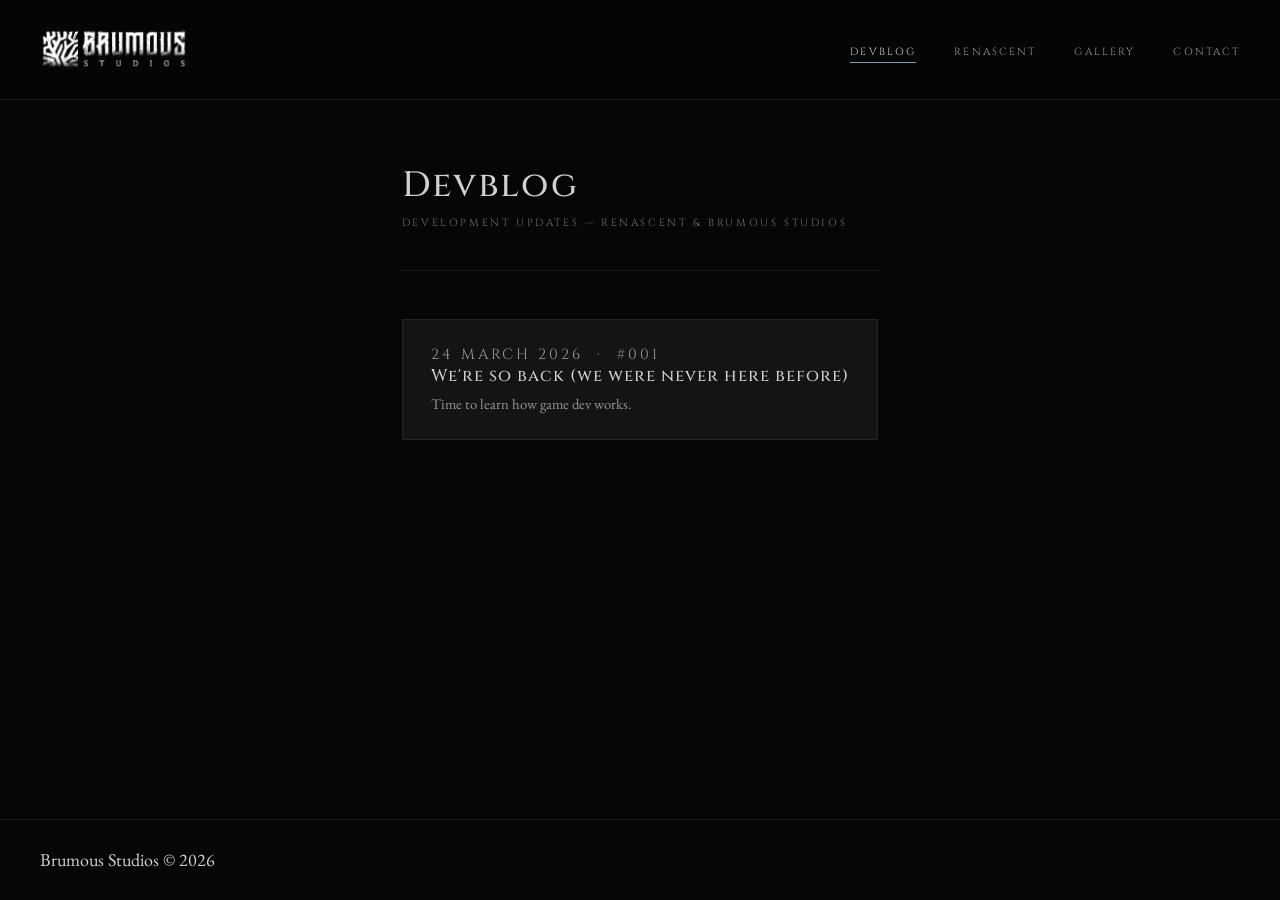
<file: blog.html>
<!DOCTYPE html>
<html lang="en">
<head>
  <meta charset="UTF-8" />
  <meta name="viewport" content="width=device-width, initial-scale=1.0" />
  <meta name="description" content="Devblog — Brumous Studios" />
  <meta property="og:url" content="brumous.fi/blog" />
  <meta property="og:type" content="website" />
  <meta name="title" property="og:title" content="Brumous Studios - Devblog" />
  <meta name="image" property="og:image" content="https://brumous.fi/linkpreview.png"/>
  <meta property="og:image:type" content="image/png">
  <meta property="og:image:width" content="1024">
  <meta property="og:image:height" content="1024">
  <meta name="twitter:card" content="Devblog — Brumous Studios" />
  <meta name="twitter:site" description="@BrumousStudios" />
  <meta name="twitter:title" content="Brumous Studios - Devblog" />
  <meta name="twitter:description" content="Devblog — Brumous Studios" />
  <meta name="twitter:image:src" content="https://brumous.fi/linkpreview.png">
  <meta name="twitter:domain" content="brumous.fi/blog">
  <title>Devblog- Brumous Studios</title>
  <link rel="stylesheet" href="style.css" />
  <link rel="icon" type="image/x-icon" href="favicon.ico?" />
</head>
<body>

  <nav class="nav">
    <a href="https://brumous.fi" class="nav-logo">
      <img src="img/logo_horizontal.png" alt="Brumous Studios" />
      <!--<div class="nav-logo-text">
        Brumous
        <span>Studios</span>
      </div>-->
    </a>
    <button class="nav-toggle" aria-label="Toggle menu"
      onclick="this.nextElementSibling.classList.toggle('open')">
      <span></span><span></span><span></span>
    </button>
    <ul class="nav-links">
      <li><a href="blog" class="active">Devblog</a></li>
      <li><a href="renascent">Renascent</a></li>
      <li><a href="gallery">Gallery</a></li>
      <li><a href="contact">Contact</a></li>
    </ul>
  </nav>

  <main class="page">
    <header class="page-header">
      <h1>Devblog</h1>
      <p class="subtitle">Development updates — Renascent &amp; Brumous Studios</p>
    </header>

    <!--
      Add new posts at the TOP of this list — newest first.
      Copy one <a class="card"> block, paste above the others, update the details.
    -->

    <div class="card-grid">

      <a href="posts/001-first-post" class="card">
        <p class="card-meta">24 March 2026 &nbsp;·&nbsp; #001</p>
        <h2>We're so back (we were never here before)</h2>
        <p>Time to learn how game dev works.</p>
      </a>

      <!-- Paste new cards above this line -->

    </div>
  </main>

  <footer class="footer">
    Brumous Studios &copy; 2026
  </footer>

</body>
</html>
</file>
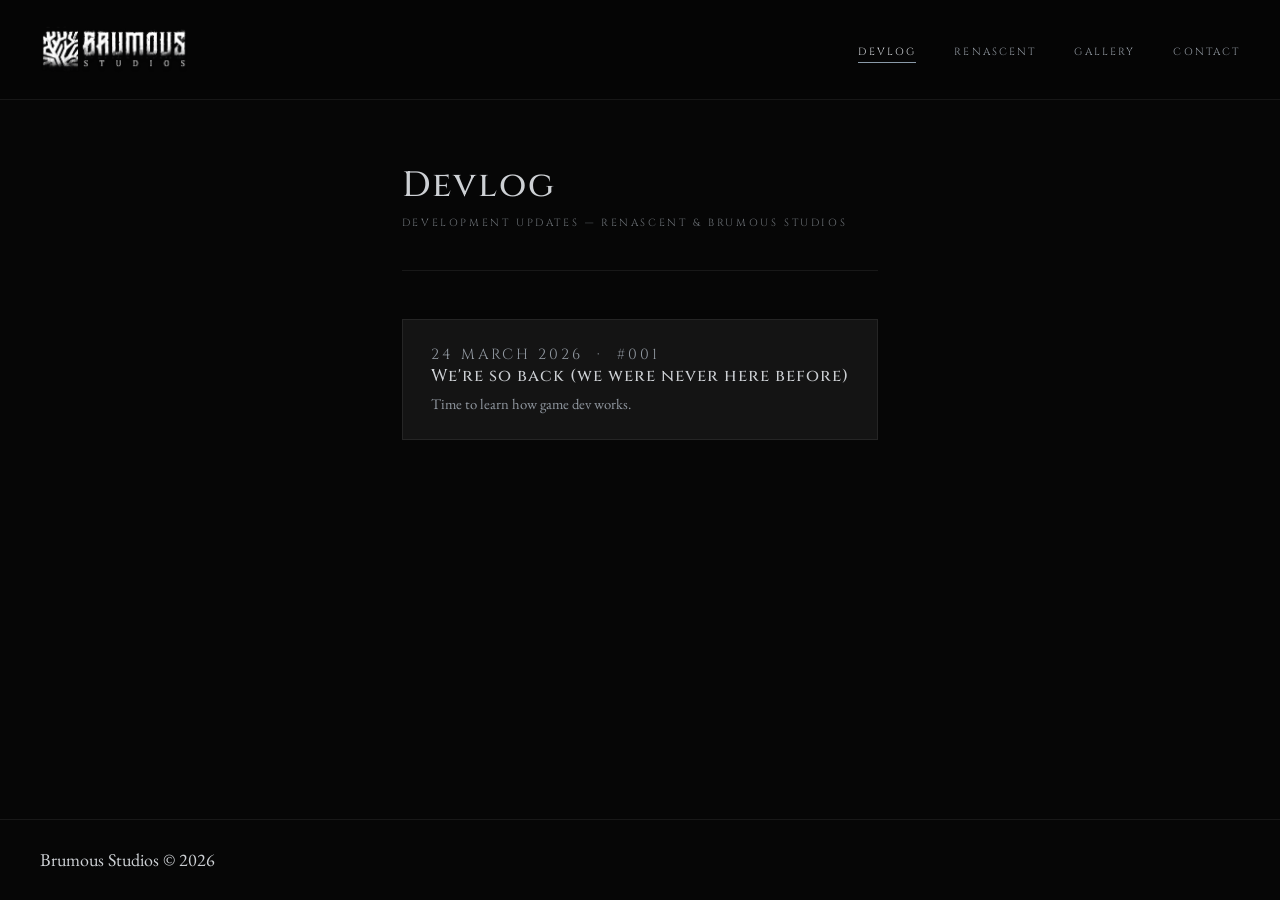
<file: devlog.html>
<!DOCTYPE html>
<html lang="en">
<head>
  <meta charset="UTF-8" />
  <meta name="viewport" content="width=device-width, initial-scale=1.0" />
  <meta name="description" content="Devlog — Brumous Studios" />
  <meta property="og:url" content="brumous.fi/devlog" />
  <meta property="og:type" content="website" />
  <meta name="title" property="og:title" content="Brumous Studios - Devlog" />
  <meta name="image" property="og:image" content="https://brumous.fi/linkpreview.png"/>
  <meta property="og:image:type" content="image/png">
  <meta property="og:image:width" content="1024">
  <meta property="og:image:height" content="1024">
  <meta name="twitter:card" content="Devlog — Brumous Studios" />
  <meta name="twitter:site" description="@BrumousStudios" />
  <meta name="twitter:title" content="Brumous Studios - Devlog" />
  <meta name="twitter:description" content="Devlog — Brumous Studios" />
  <meta name="twitter:image:src" content="https://brumous.fi/linkpreview.png">
  <meta name="twitter:domain" content="brumous.fi/devlog">
  <title>Devblog- Brumous Studios</title>
  <link rel="stylesheet" href="style.css" />
  <link rel="icon" type="image/x-icon" href="favicon.ico?" />
</head>
<body>

  <nav class="nav">
    <a href="https://brumous.fi" class="nav-logo">
      <img src="img/logo_horizontal.png" alt="Brumous Studios" />
      <!--<div class="nav-logo-text">
        Brumous
        <span>Studios</span>
      </div>-->
    </a>
    <button class="nav-toggle" aria-label="Toggle menu"
      onclick="this.nextElementSibling.classList.toggle('open')">
      <span></span><span></span><span></span>
    </button>
    <ul class="nav-links">
      <li><a href="devlog" class="active">Devlog</a></li>
      <li><a href="renascent">Renascent</a></li>
      <li><a href="gallery">Gallery</a></li>
      <li><a href="contact">Contact</a></li>
    </ul>
  </nav>

  <main class="page">
    <header class="page-header">
      <h1>Devlog</h1>
      <p class="subtitle">Development updates — Renascent &amp; Brumous Studios</p>
    </header>

    <!--
      Add new posts at the TOP of this list — newest first.
      Copy one <a class="card"> block, paste above the others, update the details.
    -->

    <div class="card-grid">

      <a href="posts/001-first-post" class="card">
        <p class="card-meta">24 March 2026 &nbsp;·&nbsp; #001</p>
        <h2>We're so back (we were never here before)</h2>
        <p>Time to learn how game dev works.</p>
      </a>

      <!-- Paste new cards above this line -->

    </div>
  </main>

  <footer class="footer">
    Brumous Studios &copy; 2026
  </footer>

</body>
</html>
</file>
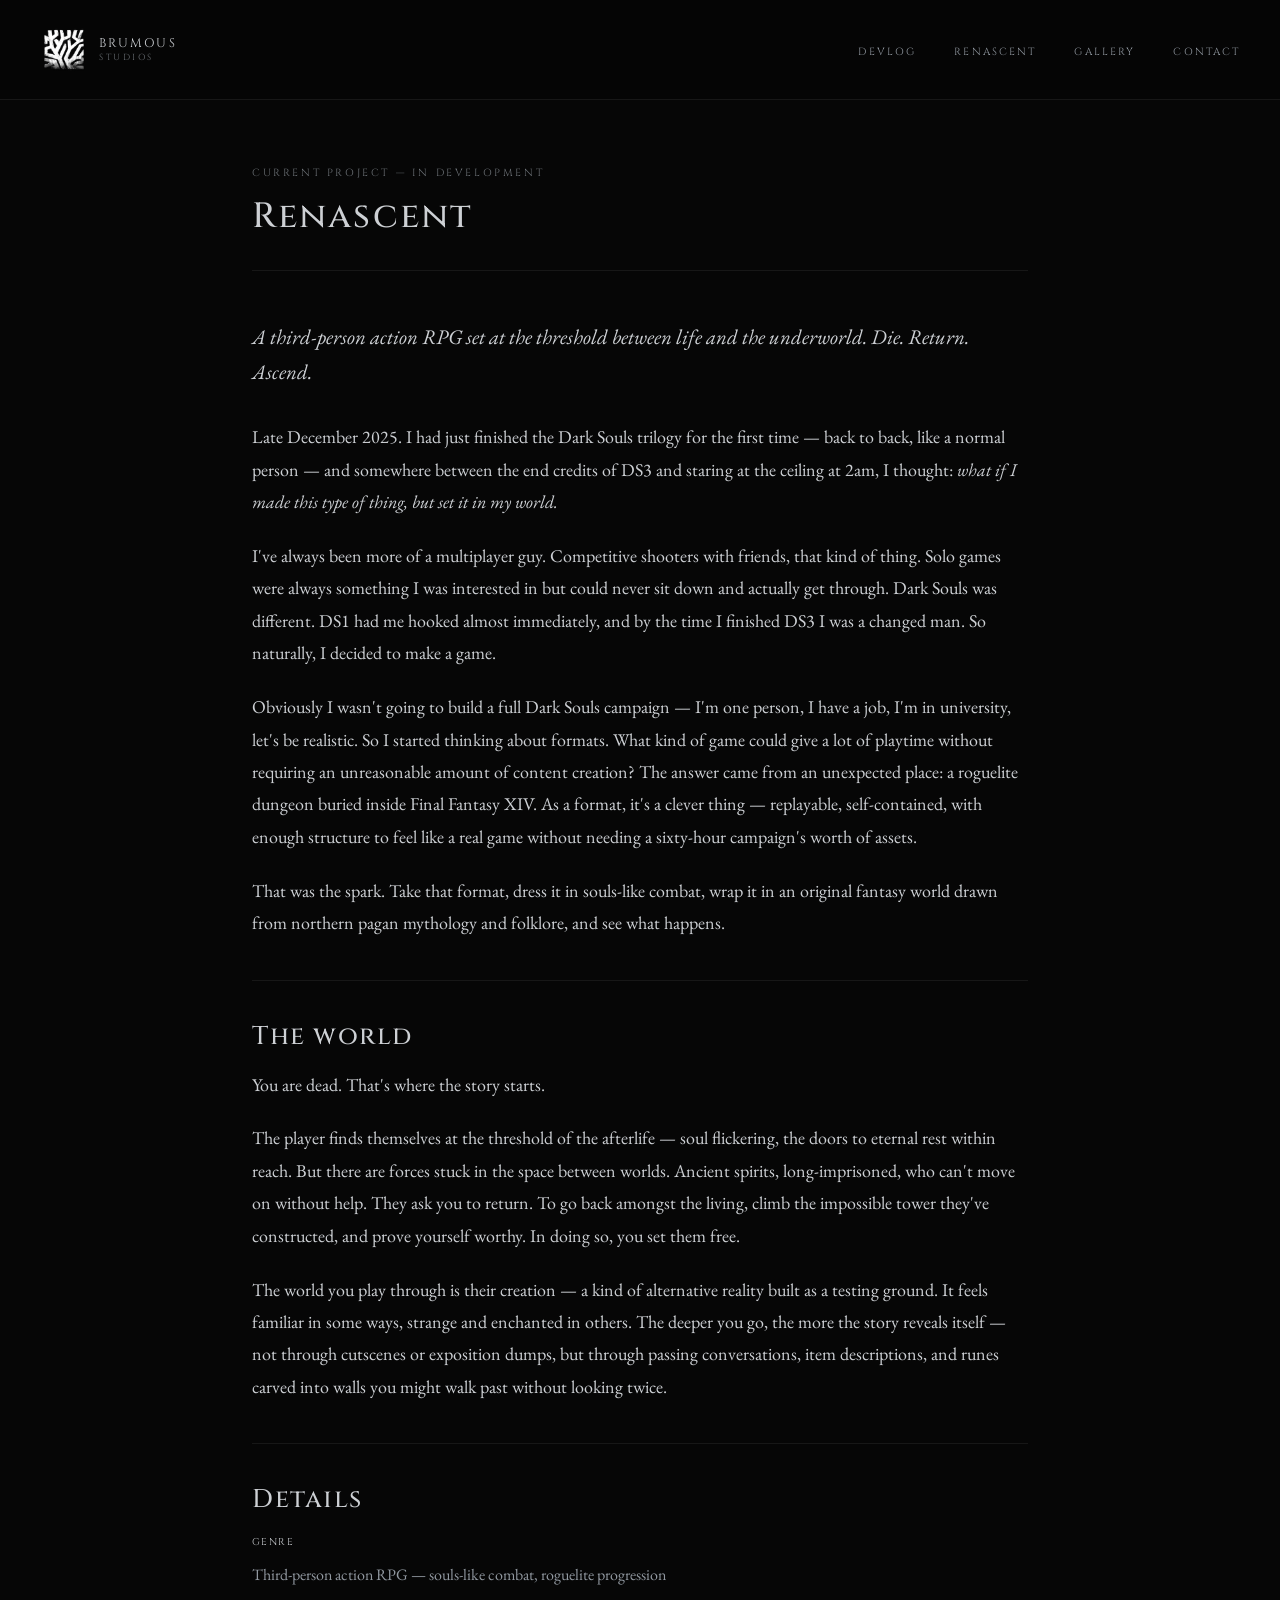
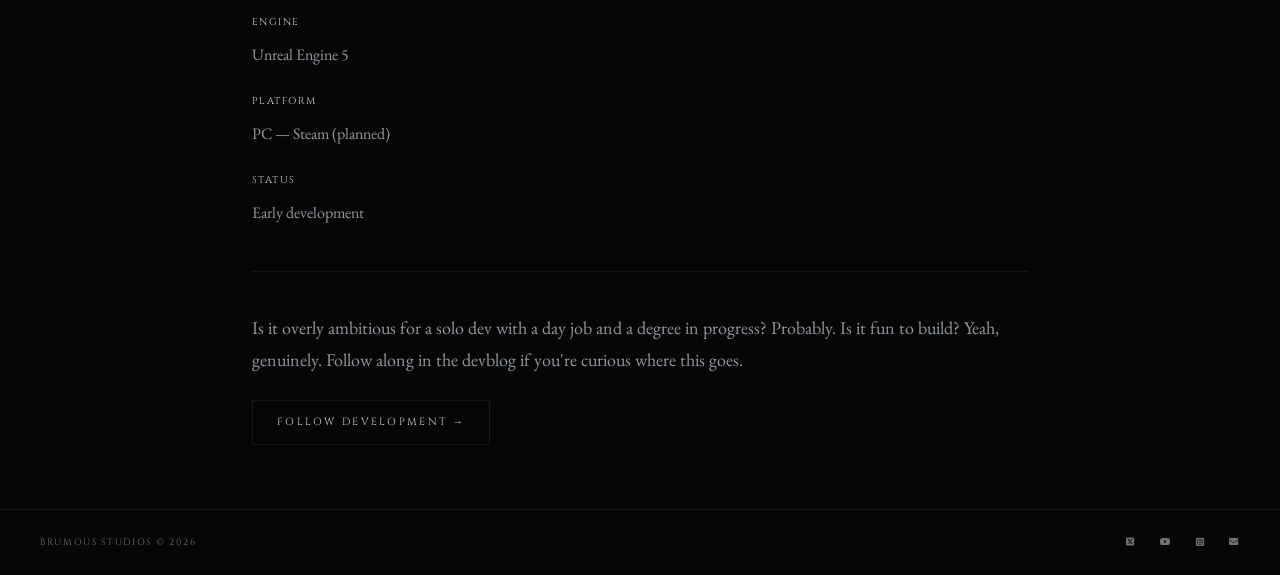
<file: renascenttest .html>
<!DOCTYPE html>
<html lang="en">
<head>
  <meta charset="UTF-8" />
  <meta name="viewport" content="width=device-width, initial-scale=1.0" />
  <meta name="description" content="Renascent — a fantasy action RPG by Brumous Studios." />
  <title>Renascent — Brumous Studios</title>
  <link rel="stylesheet" href="/style.css" />
</head>
<body>

  <div id="nav-placeholder"></div>

  <main class="page">

    <header class="page-header">
      <p class="subtitle">Current project — in development</p>
      <h1>Renascent</h1>
    </header>

    <p class="game-hook">
      A third-person action RPG set at the threshold between life and the
      underworld. Die. Return. Ascend.
    </p>

    <!-- Hook image 1 — uncomment and update src when ready -->
    <!-- <img class="game-image" src="/img/oathwell-concept.jpg" alt="Oathwell concept art" /> -->

    <p>
      Late December 2025. I had just finished the Dark Souls trilogy for the
      first time — back to back, like a normal person — and somewhere between
      the end credits of DS3 and staring at the ceiling at 2am, I thought:
      <em>what if I made this type of thing, but set it in my world.</em>
    </p>

    <p>
      I've always been more of a multiplayer guy. Competitive shooters with
      friends, that kind of thing. Solo games were always something I was
      interested in but could never sit down and actually get through. Dark
      Souls was different. DS1 had me hooked almost immediately, and by the
      time I finished DS3 I was a changed man. So naturally, I decided to
      make a game.
    </p>

    <p>
      Obviously I wasn't going to build a full Dark Souls campaign — I'm one
      person, I have a job, I'm in university, let's be realistic. So I started
      thinking about formats. What kind of game could give a lot of playtime
      without requiring an unreasonable amount of content creation? The answer
      came from an unexpected place: a roguelite dungeon buried inside Final
      Fantasy XIV. As a format, it's a clever thing — replayable,
      self-contained, with enough structure to feel like a real game without
      needing a sixty-hour campaign's worth of assets.
    </p>

    <p>
      That was the spark. Take that format, dress it in souls-like combat,
      wrap it in an original fantasy world drawn from northern pagan mythology
      and folklore, and see what happens.
    </p>

    <hr />

    <h2>The world</h2>

    <p>
      You are dead. That's where the story starts.
    </p>

    <p>
      The player finds themselves at the threshold of the afterlife — soul
      flickering, the doors to eternal rest within reach. But there are forces
      stuck in the space between worlds. Ancient spirits, long-imprisoned, who
      can't move on without help. They ask you to return. To go back amongst
      the living, climb the impossible tower they've constructed, and prove
      yourself worthy. In doing so, you set them free.
    </p>

    <p>
      The world you play through is their creation — a kind of alternative
      reality built as a testing ground. It feels familiar in some ways,
      strange and enchanted in others. The deeper you go, the more the story
      reveals itself — not through cutscenes or exposition dumps, but through
      passing conversations, item descriptions, and runes carved into walls
      you might walk past without looking twice.
    </p>

    <!-- Hook image 2 — uncomment and update src when ready -->
    <!-- <img class="game-image" src="/img/player-character.jpg" alt="Player character" /> -->

    <hr />

    <h2>Details</h2>

    <p style="color: var(--text-secondary); font-size: 1rem; line-height: 2.2;">
      <span style="display:block; font-family: var(--font-display); font-size: 0.62rem;
        letter-spacing: 0.15em; text-transform: uppercase; color: var(--text-primary);
        margin-bottom: 0.2rem;">Genre</span>
      Third-person action RPG — souls-like combat, roguelite progression
    </p>

    <p style="color: var(--text-secondary); font-size: 1rem; line-height: 2.2;">
      <span style="display:block; font-family: var(--font-display); font-size: 0.62rem;
        letter-spacing: 0.15em; text-transform: uppercase; color: var(--text-primary);
        margin-bottom: 0.2rem;">Engine</span>
      Unreal Engine 5
    </p>

    <p style="color: var(--text-secondary); font-size: 1rem; line-height: 2.2;">
      <span style="display:block; font-family: var(--font-display); font-size: 0.62rem;
        letter-spacing: 0.15em; text-transform: uppercase; color: var(--text-primary);
        margin-bottom: 0.2rem;">Platform</span>
      PC — Steam (planned)
    </p>

    <p style="color: var(--text-secondary); font-size: 1rem; line-height: 2.2;">
      <span style="display:block; font-family: var(--font-display); font-size: 0.62rem;
        letter-spacing: 0.15em; text-transform: uppercase; color: var(--text-primary);
        margin-bottom: 0.2rem;">Status</span>
      Early development
    </p>

    <hr />

    <p style="color: var(--text-secondary);">
      Is it overly ambitious for a solo dev with a day job and a degree in
      progress? Probably. Is it fun to build? Yeah, genuinely. Follow along
      in the devblog if you're curious where this goes.
    </p>

    <div style="margin-top: 1.5rem;">
      <a href="/blog/" style="
        display: inline-block;
        font-family: var(--font-display);
        font-size: 0.65rem;
        letter-spacing: 0.22em;
        text-transform: uppercase;
        color: var(--text-primary);
        border: 1px solid var(--border);
        padding: 0.75rem 1.5rem;
        transition: border-color 0.2s, background 0.2s;
        text-decoration: none;
      "
      onmouseover="this.style.borderColor='var(--border-hover)';this.style.background='var(--surface)'"
      onmouseout="this.style.borderColor='var(--border)';this.style.background='transparent'">
        Follow development →
      </a>
    </div>

  </main>

  <div id="footer-placeholder"></div>
  <script src="/js/components.js"></script>

</body>
</html>
</file>
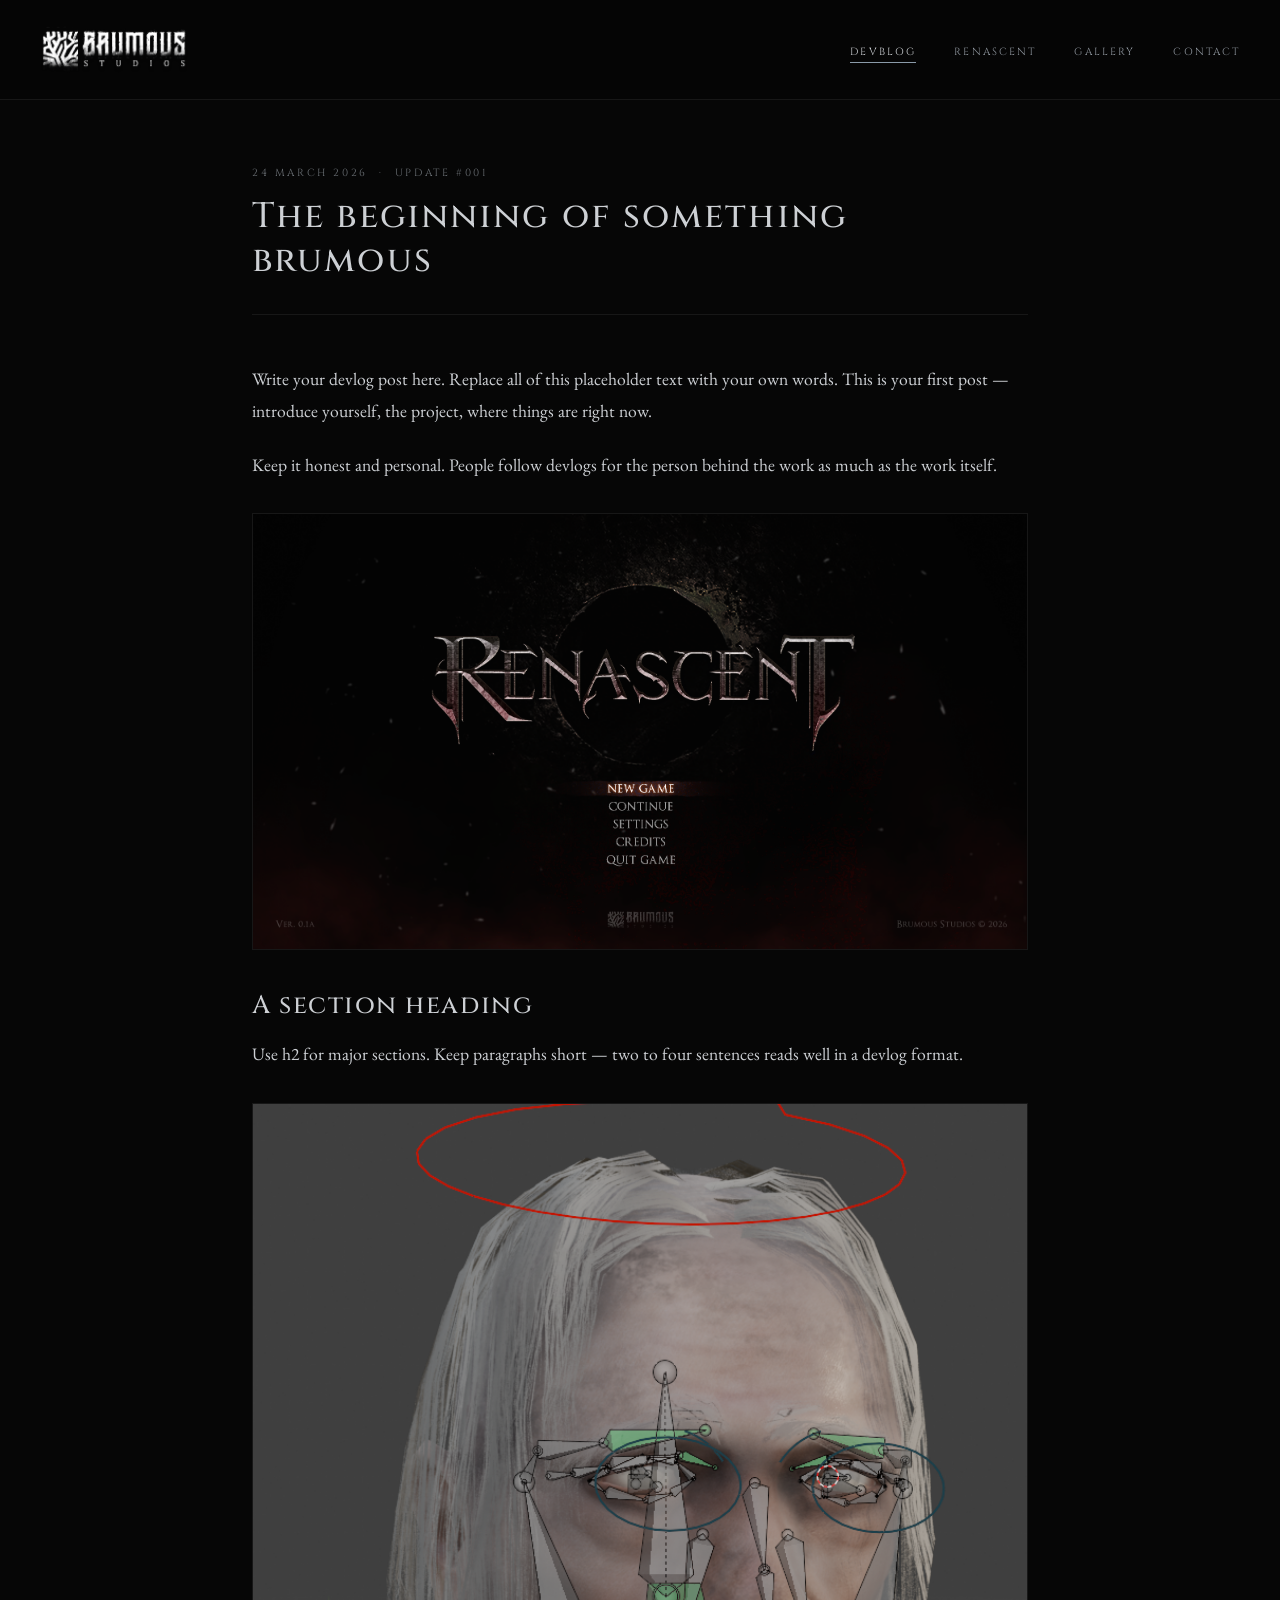
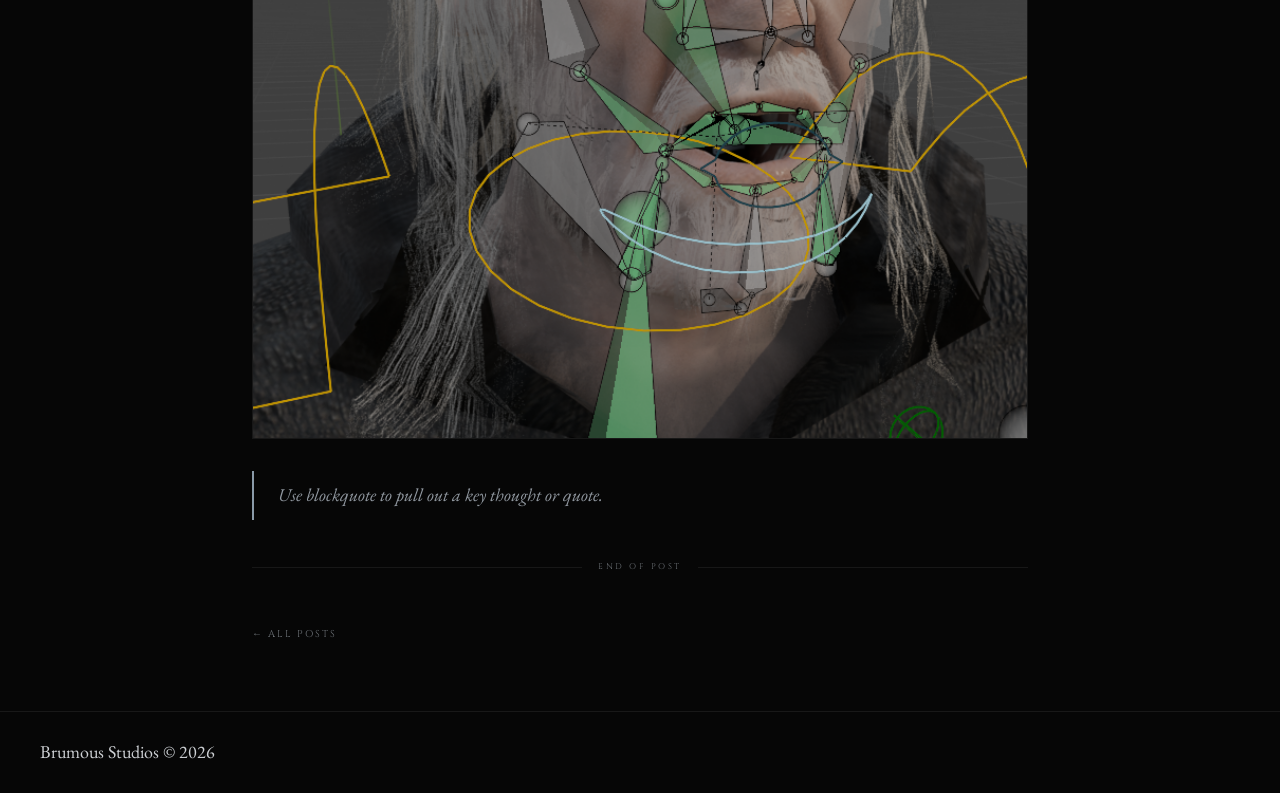
<file: posts/001-first-post.html>
<!DOCTYPE html>
<html lang="en">
<head>
  <meta charset="UTF-8" />
  <meta name="viewport" content="width=device-width, initial-scale=1.0" />
  <meta name="description" content="The beginning of something brumous — Brumous Studios devblog." />
  <meta name="image" property="og:image" content="https://brumous.fi/linkpreview.png"/>
  <meta property="og:image:type" content="image/png">
  <meta property="og:image:width" content="1024">
  <meta property="og:image:height" content="1024">
  <title>The beginning of something brumous — Brumous Studios</title>
  <link rel="stylesheet" href="../style.css" />
</head>
<body>

  <nav class="nav">
    <a href="https://brumous.fi" class="nav-logo">
      <img src="../img/logo_horizontal.png" alt="Brumous Studios" />
     <!-- <div class="nav-logo-text">
        Brumous
        <span>Studios</span>
      </div>-->
    </a>
    <button class="nav-toggle" aria-label="Toggle menu"
      onclick="this.nextElementSibling.classList.toggle('open')">
      <span></span><span></span><span></span>
    </button>
    <ul class="nav-links">
      <li><a href="../blog" class="active">Devblog</a></li>
      <li><a href="../renascent">Renascent</a></li>
      <li><a href="../gallery">Gallery</a></li>
      <li><a href="../contact">Contact</a></li>
    </ul>
  </nav>

  <main class="page">

    <header class="page-header">
      <p class="subtitle">24 March 2026 &nbsp;·&nbsp; Update #001</p>
      <h1>The beginning of something brumous</h1>
    </header>

    <article class="post-content">

      <p>
        Write your devlog post here. Replace all of this placeholder text
        with your own words. This is your first post — introduce yourself,
        the project, where things are right now.
      </p>

      <p>
        Keep it honest and personal. People follow devlogs for the person
        behind the work as much as the work itself.
      </p>

      <!-- Add an image like this: -->
      <!-- <img src="../img/screenshot.jpg" alt="IMAGE NOT FOUND, MUST'VE BEEN THE WIND" /> -->

      <img src="../img/post1_placeholder1.png" alt="IMAGE NOT FOUND, MUST'VE BEEN THE WIND"/>

      <h2>A section heading</h2>

      <p>
        Use h2 for major sections. Keep paragraphs short — two to four
        sentences reads well in a devlog format.
      </p>
      <img src="../img/post1_placeholder3.png" alt="IMAGE NOT FOUND, MUST'VE BEEN THE WIND"/>

      <blockquote>
        Use blockquote to pull out a key thought or quote.
      </blockquote>

    </article>

    <div class="divider">End of post</div>

    <a href="../blog" class="back-link">← All posts</a>

  </main>

  <footer class="footer">
    Brumous Studios &copy; 2026
  </footer>

</body>
</html>
</file>
<file: style.css>
/* ============================================================
   BRUMOUS STUDIOS — Global Stylesheet
   ============================================================ */

@import url('https://fonts.googleapis.com/css2?family=Cinzel:wght@400;500;600&family=EB+Garamond:ital,wght@0,400;0,500;1,400&display=swap');

/* ── Design tokens ── */
:root {
  --black:        #060606;
  --dark:         #0c0c0c;
  --surface:      #141414;
  --surface-2:    #1a1a1a;
  --border:       rgba(255, 255, 255, 0.07);
  --border-hover: rgba(255, 255, 255, 0.16);

  /* Text colors */
  --text-primary:   #cdd0d4;   /* main */
  --text-secondary: #9198a0;   /* less main */
  --text-faint:     #6d7277;   /* least main */

  --accent:       #b8bfc7;
  --accent-dim:   rgba(184, 191, 199, 0.10);
  --frost:        #8a9aa8;

  --nav-height:   100px;
  --max-width:    840px;
  --font-display: 'Cinzel', 'Palatino Linotype', serif;
  --font-body:    'EB Garamond', Georgia, serif;
}

/* ── Reset ── */
*, *::before, *::after { margin: 0; padding: 0; box-sizing: border-box; }
html { scroll-behavior: smooth; overflow-y: scroll;}

body {
  font-family: var(--font-body);
  font-size: 1.125rem;
  line-height: 1.8;
  color: var(--text-primary);
  background-color: var(--black);
  min-height: 100vh;
  display: flex;
  flex-direction: column;
}

/* Push footer to bottom */
main { flex: 1; }

img { max-width: 100%; display: block; }
a   { color: var(--accent); text-decoration: none; transition: color 0.2s; }
a:hover { color: #fff; }

/* ── Typography ── */
h1, h2, h3, h4 {
  font-family: var(--font-display);
  font-weight: 500;
  letter-spacing: 0.06em;
  line-height: 1.25;
  color: var(--text-primary);
}

h1 { font-size: clamp(1.5rem, 4vw, 2.2rem); }
h2 { font-size: clamp(1.1rem, 3vw, 1.6rem); margin-bottom: 1rem; }
h3 { font-size: clamp(0.95rem, 2.5vw, 1.2rem); }
p  { margin-bottom: 1.2em; }

hr {
  border: none;
  border-top: 1px solid var(--border);
  margin: 2.5rem 0;
}

/* ── Scrollbar style */
::-webkit-scrollbar{
  background: rgba(47, 47, 48, 0.089);
  width: 8px;
  height: 8px;
}
::-webkit-scrollbar-thumb {
  background: rgba(40, 40, 41, 0.900);
  border-radius: 10px;
  width: 0,5rem;
}

/* Modern browsers with `scrollbar-*` support */
@supports (scrollbar-width: auto) {
    .scroller {
        scrollbar-color: var(--scrollbar-color-thumb) var(--scrollbar-color-track);
        scrollbar-width: var(--scrollbar-width);
    }
}

/* Legacy browsers with `::-webkit-scrollbar-*` support */
@supports selector(::-webkit-scrollbar) {
    .scroller::-webkit-scrollbar-thumb {
        background: var(--scrollbar-color-thumb);
    }
    .scroller::-webkit-scrollbar-track {
        background: var(--scrollbar-color-track);
    }
    .scroller::-webkit-scrollbar {
        max-width: var(--scrollbar-width-legacy);
        max-height: var(--scrollbar-width-legacy);
    }
}

/* ── Navigation ── */
.nav {
  position: sticky;
  top: 0;
  z-index: 100;
  height: var(--nav-height);
  background: rgba(6, 6, 6, 0.94);
  border-bottom: 1px solid var(--border);
  backdrop-filter: blur(10px);
  -webkit-backdrop-filter: blur(10px);
  display: flex;
  align-items: center;
  justify-content: space-between;
  padding: 0 clamp(1rem, 4vw, 2.5rem);
}

.nav-logo {
  display: flex;
  align-items: center;
  gap: 0.7rem;
  text-decoration: none;
}

.nav-logo img {
  height: 48px;
  width: auto;
}

.nav-logo-text {
  font-family: var(--font-display);
  font-size: 0.78rem;
  letter-spacing: 0.18em;
  text-transform: uppercase;
  color: var(--text-primary);
  line-height: 1.2;
}

.nav-logo-text span {
  display: block;
  font-size: 0.55rem;
  letter-spacing: 0.28em;
  color: var(--text-faint);
}

.nav-links {
  display: flex;
  align-items: center;
  gap: clamp(1.2rem, 3vw, 2.5rem);
  list-style: none;
}

.nav-links a {
  font-family: var(--font-display);
  font-size: 0.65rem;
  letter-spacing: 0.2em;
  text-transform: uppercase;
  color: var(--text-secondary);
  transition: color 0.2s;
  position: relative;
  padding-bottom: 2px;
}

.nav-links a::after {
  content: '';
  position: absolute;
  bottom: -2px;
  left: 0;
  width: 0;
  height: 1px;
  background: var(--frost);
  transition: width 0.3s ease;
}

.nav-links a:hover,
.nav-links a.active {
  color: var(--text-primary);
}

.nav-links a:hover::after,
.nav-links a.active::after {
  width: 100%;
}

.nav-toggle {
  display: none;
  background: none;
  border: none;
  cursor: pointer;
  padding: 4px;
  flex-direction: column;
  gap: 5px;
}

.nav-toggle span {
  display: block;
  width: 22px;
  height: 1px;
  background: var(--text-secondary);
  transition: all 0.3s;
}

/* ── Page wrapper ── */
.page {
  max-width: var(--max-width);
  margin: 0 auto;
  padding: clamp(2rem, 5vw, 4rem) clamp(1rem, 4vw, 2rem);
  animation: pageFade 0.4s ease forwards;
}

@keyframes pageFade {
  from { opacity: 0; transform: translateY(6px); }
  to   { opacity: 1; transform: translateY(0); }
}

/* ── Page header ── */
.page-header {
  margin-bottom: clamp(2rem, 5vw, 3rem);
  padding-bottom: 1.5rem;
  border-bottom: 1px solid var(--border);
}

.page-header h1 { margin-bottom: 0.4rem; }

.page-header .subtitle {
  font-family: var(--font-display);
  font-size: 0.65rem;
  letter-spacing: 0.25em;
  text-transform: uppercase;
  color: var(--text-faint);
}

/* ── Cards ── */
.card-grid { display: grid; gap: 1px; }

.card {
  display: block;
  background: var(--surface);
  border: 1px solid var(--border);
  padding: 1.5rem 1.75rem;
  transition: border-color 0.2s, background 0.2s;
  text-decoration: none;
  color: inherit;
}

.card:hover {
  border-color: var(--border-hover);
  background: var(--surface-2);
  color: inherit;
}

.card-meta {
  font-family: var(--font-display);
  font-size: 0.6rem;
  letter-spacing: 0.2em;
  text-transform: uppercase;
  color: var(--frost);
  margin-bottom: 0.5rem;
}

.card h2 {
  font-size: 1.05rem;
  margin-bottom: 0.4rem;
  font-weight: 500;
}

.card p {
  font-size: 0.92rem;
  color: var(--text-secondary);
  margin-bottom: 0;
  line-height: 1.5;
}

/* ── Blog post content ── */
.post-content h2 { margin: 2.5rem 0 1rem; }
.post-content h3 { margin: 2rem 0 0.75rem; color: var(--text-secondary); }
.post-content p  { font-size: 1.1rem; line-height: 1.85; }

.post-content img {
  width: 100%;
  border: 1px solid var(--border);
  margin: 2rem 0;
}

.post-content blockquote {
  border-left: 2px solid var(--frost);
  padding: 0.5rem 0 0.5rem 1.5rem;
  margin: 2rem 0;
  color: var(--text-secondary);
  font-style: italic;
}

/* ── Video embed ── */
.video-wrapper {
  position: relative;
  padding-bottom: 56.25%;
  height: 0;
  overflow: hidden;
  margin: 2rem 0;
  border: 1px solid var(--border);
}

.video-wrapper iframe {
  position: absolute;
  top: 0; left: 0;
  width: 100%;
  height: 100%;
}

/* ── Game page ── */
.game-image {
  width: 100%;
  border: 1px solid var(--border);
  margin: 2rem 0;
  display: block;
}

.game-hook {
  font-size: clamp(1.1rem, 2.5vw, 1.3rem);
  line-height: 1.7;
  color: var(--text-primary);
  margin-bottom: 2rem;
  font-style: italic;
}

/* ── Gallery ── */
.gallery-grid {
  display: grid;
  grid-template-columns: repeat(auto-fill, minmax(260px, 1fr));
  gap: 2px;
}

.gallery-item {
  aspect-ratio: 16/9;
  overflow: hidden;
  cursor: zoom-in;
  background: var(--surface);
  border: 1px solid var(--border);
  position: relative;
}

.gallery-item img {
  width: 100%;
  height: 100%;
  object-fit: cover;
  transition: transform 0.4s ease, filter 0.4s ease;
  filter: brightness(0.8) saturate(0.9);
}

.gallery-item:hover img {
  transform: scale(1.04);
  filter: brightness(1) saturate(1);
}

.gallery-item-caption {
  position: absolute;
  bottom: 0; left: 0; right: 0;
  padding: 0.5rem 0.75rem;
  background: linear-gradient(transparent, rgba(0,0,0,0.85));
  font-family: var(--font-display);
  font-size: 0.58rem;
  letter-spacing: 0.15em;
  text-transform: uppercase;
  color: var(--text-secondary);
  opacity: 0;
  transition: opacity 0.3s;
}

.gallery-item:hover .gallery-item-caption { opacity: 1; }

/* Lightbox */
.lightbox {
  display: none;
  position: fixed;
  inset: 0;
  background: rgba(0,0,0,0.94);
  z-index: 999;
  align-items: center;
  justify-content: center;
  padding: 2rem;
  cursor: zoom-out;
}

.lightbox.open { display: flex; }

.lightbox img {
  max-width: 90vw;
  max-height: 85vh;
  object-fit: contain;
  border: 1px solid var(--border);
}

.lightbox-close {
  position: absolute;
  top: 1.5rem; right: 1.5rem;
  background: none;
  border: none;
  color: var(--text-secondary);
  font-size: 1.2rem;
  cursor: pointer;
  font-family: var(--font-display);
  letter-spacing: 0.1em;
  transition: color 0.2s;
}

.lightbox-close:hover { color: var(--text-primary); }

/* ── Contact ── */
.contact-links {
  display: flex;
  flex-direction: column;
  gap: 1px;
  margin-top: 2rem;
}

.contact-link {
  display: flex;
  align-items: center;
  gap: 1.25rem;
  padding: 1.25rem 1.5rem;
  background: var(--surface);
  border: 1px solid var(--border);
  color: var(--text-primary);
  text-decoration: none;
  transition: border-color 0.2s, background 0.2s;
}

.contact-link:hover {
  border-color: var(--border-hover);
  background: var(--surface-2);
  color: var(--text-primary);
}

.contact-link-label {
  font-family: var(--font-display);
  font-size: 0.62rem;
  letter-spacing: 0.2em;
  text-transform: uppercase;
  color: var(--frost);
  min-width: 80px;
}

.contact-link-value {
  font-size: 0.98rem;
  color: var(--text-secondary);
}

/* ── Divider ── */
.divider {
  display: flex;
  align-items: center;
  gap: 1rem;
  margin: 2.5rem 0;
  color: var(--text-faint);
  font-family: var(--font-display);
  font-size: 0.52rem;
  letter-spacing: 0.3em;
  text-transform: uppercase;
}

.divider::before, .divider::after {
  content: '';
  flex: 1;
  height: 1px;
  background: var(--border);
}

/* ── Footer ── */
.footer {
  border-top: 1px solid var(--border);
  padding: 1.5rem clamp(1rem, 4vw, 2.5rem);
  margin-top: auto;
}

.footer-inner {
  display: flex;
  align-items: center;
  justify-content: space-between;
  flex-wrap: wrap;
  gap: 1rem;
  font-family: var(--font-display);
  font-size: 0.58rem;
  letter-spacing: 0.18em;
  text-transform: uppercase;
  color: var(--text-faint);
}

.footer-links {
  display: flex;
  gap: 1.5rem;
}

.footer-links a {
  color: var(--text-faint);
  text-decoration: none;
  transition: color 0.2s;
  font-family: var(--font-display);
  font-size: 0.58rem;
  letter-spacing: 0.18em;
  text-transform: uppercase;
}

.footer-links a:hover { color: var(--text-secondary); }

/* ── Back link ── */
.back-link {
  font-family: var(--font-display);
  font-size: 0.62rem;
  letter-spacing: 0.2em;
  text-transform: uppercase;
  color: var(--text-faint);
  text-decoration: none;
  display: inline-flex;
  align-items: center;
  gap: 0.5rem;
  transition: color 0.2s;
}

.back-link:hover { color: var(--text-primary); }

/* ── Responsive ── */
@media (max-width: 640px) {
  .nav-links {
    display: none;
    position: absolute;
    top: var(--nav-height);
    left: 0; right: 0;
    flex-direction: column;
    background: rgba(6,6,6,0.97);
    border-bottom: 1px solid var(--border);
    padding: 1.5rem;
    gap: 1.5rem;
    align-items: flex-start;
  }

  .nav-links.open { display: flex; }
  .nav-toggle { display: flex; }
  .nav { position: relative; }
  .gallery-grid { grid-template-columns: 1fr; }

  .footer-inner { flex-direction: column; align-items: flex-start; }
}
</file>
